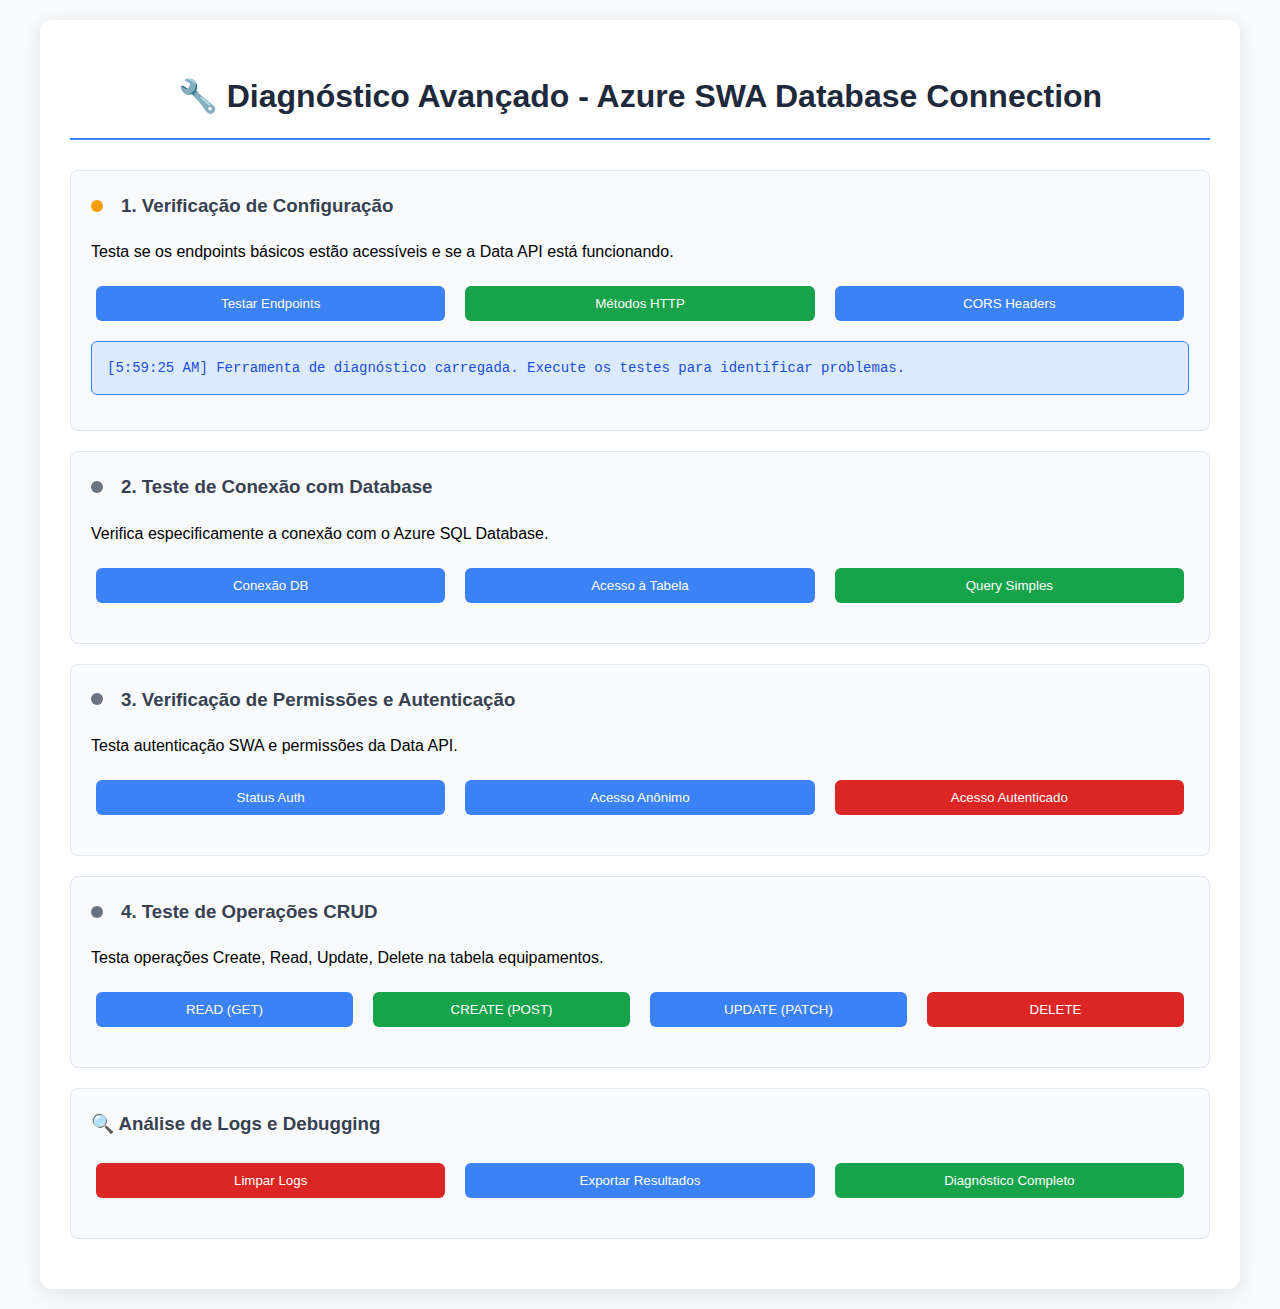
<file: dashboard/diagnostico_avancado.html>
<!DOCTYPE html>
<html lang="pt-BR">
<head>
    <meta charset="UTF-8">
    <meta name="viewport" content="width=device-width, initial-scale=1.0">
    <title>Diagnóstico Avançado SWA</title>
    <style>
        body {
            font-family: 'Segoe UI', Tahoma, Geneva, Verdana, sans-serif;
            max-width: 1200px;
            margin: 0 auto;
            padding: 20px;
            background: #f8fafc;
            line-height: 1.6;
        }
        
        .container {
            background: white;
            border-radius: 12px;
            padding: 30px;
            box-shadow: 0 4px 20px rgba(0,0,0,0.1);
        }
        
        h1 {
            color: #1e293b;
            text-align: center;
            margin-bottom: 30px;
            border-bottom: 2px solid #3b82f6;
            padding-bottom: 15px;
        }
        
        .test-section {
            background: #f8fafc;
            border: 1px solid #e2e8f0;
            border-radius: 8px;
            padding: 20px;
            margin: 20px 0;
        }
        
        .test-section h3 {
            color: #374151;
            margin-top: 0;
            display: flex;
            align-items: center;
            gap: 10px;
        }
        
        .btn {
            background: #3b82f6;
            color: white;
            border: none;
            padding: 10px 20px;
            border-radius: 6px;
            cursor: pointer;
            margin: 5px;
            transition: all 0.2s;
        }
        
        .btn:hover:not(:disabled) {
            background: #2563eb;
            transform: translateY(-1px);
        }
        
        .btn:disabled {
            background: #9ca3af;
            cursor: not-allowed;
        }
        
        .btn-danger { background: #dc2626; }
        .btn-danger:hover:not(:disabled) { background: #b91c1c; }
        
        .btn-success { background: #16a34a; }
        .btn-success:hover:not(:disabled) { background: #15803d; }
        
        .result {
            margin: 15px 0;
            padding: 15px;
            border-radius: 6px;
            font-family: 'Courier New', monospace;
            font-size: 14px;
            white-space: pre-wrap;
        }
        
        .result.success {
            background: #dcfce7;
            border: 1px solid #16a34a;
            color: #15803d;
        }
        
        .result.error {
            background: #fef2f2;
            border: 1px solid #dc2626;
            color: #dc2626;
        }
        
        .result.info {
            background: #dbeafe;
            border: 1px solid #3b82f6;
            color: #1d4ed8;
        }
        
        .result.warning {
            background: #fef3c7;
            border: 1px solid #f59e0b;
            color: #d97706;
        }
        
        .grid {
            display: grid;
            grid-template-columns: repeat(auto-fit, minmax(200px, 1fr));
            gap: 10px;
            margin: 15px 0;
        }
        
        .status-indicator {
            display: inline-block;
            width: 12px;
            height: 12px;
            border-radius: 50%;
            margin-right: 8px;
        }
        
        .status-ok { background: #16a34a; }
        .status-error { background: #dc2626; }
        .status-warning { background: #f59e0b; }
        .status-unknown { background: #6b7280; }
    </style>
</head>
<body>
    <div class="container">
        <h1>🔧 Diagnóstico Avançado - Azure SWA Database Connection</h1>
        
        <div class="test-section">
            <h3>
                <span class="status-indicator status-unknown" id="config-status"></span>
                1. Verificação de Configuração
            </h3>
            <p>Testa se os endpoints básicos estão acessíveis e se a Data API está funcionando.</p>
            <div class="grid">
                <button class="btn" onclick="testBasicEndpoints()">Testar Endpoints</button>
                <button class="btn btn-success" onclick="testWithDifferentMethods()">Métodos HTTP</button>
                <button class="btn" onclick="testCorsHeaders()">CORS Headers</button>
            </div>
            <div id="config-results"></div>
        </div>

        <div class="test-section">
            <h3>
                <span class="status-indicator status-unknown" id="connection-status"></span>
                2. Teste de Conexão com Database
            </h3>
            <p>Verifica especificamente a conexão com o Azure SQL Database.</p>
            <div class="grid">
                <button class="btn" onclick="testDatabaseConnection()">Conexão DB</button>
                <button class="btn" onclick="testTableAccess()">Acesso à Tabela</button>
                <button class="btn btn-success" onclick="testSimpleQuery()">Query Simples</button>
            </div>
            <div id="connection-results"></div>
        </div>

        <div class="test-section">
            <h3>
                <span class="status-indicator status-unknown" id="permissions-status"></span>
                3. Verificação de Permissões e Autenticação
            </h3>
            <p>Testa autenticação SWA e permissões da Data API.</p>
            <div class="grid">
                <button class="btn" onclick="checkAuthentication()">Status Auth</button>
                <button class="btn" onclick="testAnonymousAccess()">Acesso Anônimo</button>
                <button class="btn btn-danger" onclick="testAuthenticatedAccess()">Acesso Autenticado</button>
            </div>
            <div id="permissions-results"></div>
        </div>

        <div class="test-section">
            <h3>
                <span class="status-indicator status-unknown" id="data-status"></span>
                4. Teste de Operações CRUD
            </h3>
            <p>Testa operações Create, Read, Update, Delete na tabela equipamentos.</p>
            <div class="grid">
                <button class="btn" onclick="testRead()">READ (GET)</button>
                <button class="btn btn-success" onclick="testCreate()">CREATE (POST)</button>
                <button class="btn" onclick="testUpdate()">UPDATE (PATCH)</button>
                <button class="btn btn-danger" onclick="testDelete()">DELETE</button>
            </div>
            <div id="data-results"></div>
        </div>

        <div class="test-section">
            <h3>🔍 Análise de Logs e Debugging</h3>
            <div class="grid">
                <button class="btn btn-danger" onclick="clearAllLogs()">Limpar Logs</button>
                <button class="btn" onclick="exportResults()">Exportar Resultados</button>
                <button class="btn btn-success" onclick="runFullDiagnostic()">Diagnóstico Completo</button>
            </div>
        </div>
    </div>

    <script>
        let testResults = {};
        
        function log(section, message, type = 'info') {
            const container = document.getElementById(`${section}-results`);
            const result = document.createElement('div');
            result.className = `result ${type}`;
            result.textContent = `[${new Date().toLocaleTimeString()}] ${message}`;
            container.appendChild(result);
            
            // Update status indicator
            const indicator = document.getElementById(`${section}-status`);
            indicator.className = `status-indicator status-${type === 'error' ? 'error' : type === 'success' ? 'ok' : 'warning'}`;
            
            // Store result
            if (!testResults[section]) testResults[section] = [];
            testResults[section].push({ timestamp: new Date(), message, type });
        }

        // 1. Basic endpoint tests
        async function testBasicEndpoints() {
            log('config', 'Iniciando teste de endpoints básicos...', 'info');
            
            const endpoints = [
                '/data-api/rest/Equipamentos',
                '/data-api/rest/Equipamento', // Test both singular and plural
                '/data-api/graphql'
            ];
            
            for (const endpoint of endpoints) {
                try {
                    const response = await fetch(endpoint);
                    log('config', `${endpoint}: HTTP ${response.status} ${response.statusText}`, 
                        response.status < 500 ? 'success' : 'error');
                    
                    const text = await response.text();
                    if (text.length > 0 && text.length < 500) {
                        log('config', `Resposta: ${text.substring(0, 200)}...`, 'info');
                    }
                } catch (error) {
                    log('config', `${endpoint}: Erro de rede - ${error.message}`, 'error');
                }
            }
        }

        async function testWithDifferentMethods() {
            log('config', 'Testando diferentes métodos HTTP...', 'info');
            
            const methods = ['GET', 'POST', 'OPTIONS'];
            
            for (const method of methods) {
                try {
                    const response = await fetch('/data-api/rest/Equipamentos', {
                        method: method,
                        headers: {
                            'Content-Type': 'application/json',
                            'Accept': 'application/json'
                        }
                    });
                    
                    log('config', `${method}: HTTP ${response.status}`, 
                        response.status < 500 ? 'success' : 'error');
                } catch (error) {
                    log('config', `${method}: Erro - ${error.message}`, 'error');
                }
            }
        }

        async function testCorsHeaders() {
            log('config', 'Verificando headers CORS...', 'info');
            
            try {
                const response = await fetch('/data-api/rest/Equipamentos', {
                    method: 'OPTIONS',
                });
                
                const corsHeaders = {};
                response.headers.forEach((value, key) => {
                    if (key.toLowerCase().startsWith('access-control')) {
                        corsHeaders[key] = value;
                    }
                });
                
                log('config', `CORS Headers: ${JSON.stringify(corsHeaders, null, 2)}`, 'info');
            } catch (error) {
                log('config', `Erro CORS: ${error.message}`, 'error');
            }
        }

        // 2. Database connection tests
        async function testDatabaseConnection() {
            log('connection', 'Testando conexão com Azure SQL Database...', 'info');
            
            try {
                const response = await fetch('/data-api/rest/Equipamentos', {
                    method: 'GET',
                    headers: {
                        'Accept': 'application/json'
                    }
                });
                
                if (response.status === 200) {
                    log('connection', 'Conexão com database: OK', 'success');
                    const data = await response.json();
                    log('connection', `Dados recebidos: ${JSON.stringify(data).substring(0, 100)}...`, 'success');
                } else if (response.status === 400) {
                    const errorText = await response.text();
                    log('connection', `HTTP 400 - Possível problema de configuração: ${errorText}`, 'error');
                } else if (response.status === 500) {
                    const errorText = await response.text();
                    log('connection', `HTTP 500 - Problema no servidor/database: ${errorText}`, 'error');
                }
            } catch (error) {
                log('connection', `Erro de conexão: ${error.message}`, 'error');
            }
        }

        async function testTableAccess() {
            log('connection', 'Verificando acesso à tabela equipamentos...', 'info');
            
            try {
                // Test with specific query that should work if table exists
                const response = await fetch('/data-api/rest/Equipamentos?$top=1');
                
                if (response.status === 200) {
                    log('connection', 'Tabela equipamentos: ACESSÍVEL', 'success');
                } else {
                    const errorText = await response.text();
                    log('connection', `Problema de acesso à tabela: ${errorText}`, 'error');
                }
            } catch (error) {
                log('connection', `Erro ao acessar tabela: ${error.message}`, 'error');
            }
        }

        async function testSimpleQuery() {
            log('connection', 'Executando query simples...', 'info');
            
            try {
                const response = await fetch('/data-api/rest/Equipamentos?$select=id&$top=1');
                
                if (response.status === 200) {
                    const data = await response.json();
                    log('connection', 'Query executada com sucesso', 'success');
                    log('connection', `Resultado: ${JSON.stringify(data)}`, 'info');
                } else {
                    const errorText = await response.text();
                    log('connection', `Falha na query: ${errorText}`, 'error');
                }
            } catch (error) {
                log('connection', `Erro na query: ${error.message}`, 'error');
            }
        }

        // 3. Authentication tests
        async function checkAuthentication() {
            log('permissions', 'Verificando status de autenticação SWA...', 'info');
            
            try {
                const response = await fetch('/.auth/me');
                const payload = await response.json();
                
                if (payload.clientPrincipal) {
                    log('permissions', `Usuário autenticado: ${payload.clientPrincipal.userDetails}`, 'success');
                    log('permissions', `Roles: ${JSON.stringify(payload.clientPrincipal.userRoles)}`, 'info');
                } else {
                    log('permissions', 'Usuário não autenticado (anonymous)', 'warning');
                }
            } catch (error) {
                log('permissions', `Erro ao verificar auth: ${error.message}`, 'error');
            }
        }

        async function testAnonymousAccess() {
            log('permissions', 'Testando acesso anônimo...', 'info');
            
            try {
                const response = await fetch('/data-api/rest/Equipamentos');
                
                if (response.status === 200) {
                    log('permissions', 'Acesso anônimo: PERMITIDO', 'success');
                } else if (response.status === 401 || response.status === 403) {
                    log('permissions', 'Acesso anônimo: NEGADO (requer autenticação)', 'warning');
                } else {
                    log('permissions', `Acesso anônimo: HTTP ${response.status}`, 'error');
                }
            } catch (error) {
                log('permissions', `Erro no teste anônimo: ${error.message}`, 'error');
            }
        }

        async function testAuthenticatedAccess() {
            log('permissions', 'Testando acesso autenticado...', 'info');
            
            try {
                // First check if we're authenticated
                const authResponse = await fetch('/.auth/me');
                const authPayload = await authResponse.json();
                
                if (!authPayload.clientPrincipal) {
                    log('permissions', 'Não autenticado - redirecionando para login', 'warning');
                    window.location.href = '/.auth/login/aad';
                    return;
                }
                
                const response = await fetch('/data-api/rest/Equipamentos');
                log('permissions', `Acesso autenticado: HTTP ${response.status}`, 
                    response.status === 200 ? 'success' : 'error');
                    
            } catch (error) {
                log('permissions', `Erro no teste autenticado: ${error.message}`, 'error');
            }
        }

        // 4. CRUD operations tests
        async function testRead() {
            log('data', 'Testando operação READ (GET)...', 'info');
            
            try {
                const response = await fetch('/data-api/rest/Equipamentos');
                
                if (response.status === 200) {
                    const data = await response.json();
                    const count = data.value ? data.value.length : data.length || 0;
                    log('data', `READ: Sucesso - ${count} registros encontrados`, 'success');
                } else {
                    const errorText = await response.text();
                    log('data', `READ: Falha - ${errorText}`, 'error');
                }
            } catch (error) {
                log('data', `READ: Erro - ${error.message}`, 'error');
            }
        }

        async function testCreate() {
            log('data', 'Testando operação CREATE (POST)...', 'info');
            
            const testData = {
                nome: 'TESTE - Equipamento Diagnóstico',
                potencia: 1.0,
                horas_uso: 1.0,
                categoria: 'Teste'
            };
            
            try {
                const response = await fetch('/data-api/rest/Equipamentos', {
                    method: 'POST',
                    headers: {
                        'Content-Type': 'application/json',
                        'Accept': 'application/json'
                    },
                    body: JSON.stringify(testData)
                });
                
                if (response.status === 201 || response.status === 200) {
                    log('data', 'CREATE: Sucesso - Registro inserido', 'success');
                } else {
                    const errorText = await response.text();
                    log('data', `CREATE: Falha - ${errorText}`, 'error');
                }
            } catch (error) {
                log('data', `CREATE: Erro - ${error.message}`, 'error');
            }
        }

        async function testUpdate() {
            log('data', 'UPDATE: Não implementado neste teste', 'warning');
        }

        async function testDelete() {
            log('data', 'DELETE: Não implementado neste teste', 'warning');
        }

        // Utility functions
        function clearAllLogs() {
            ['config', 'connection', 'permissions', 'data'].forEach(section => {
                document.getElementById(`${section}-results`).innerHTML = '';
                document.getElementById(`${section}-status`).className = 'status-indicator status-unknown';
            });
            testResults = {};
        }

        function exportResults() {
            const results = JSON.stringify(testResults, null, 2);
            const blob = new Blob([results], { type: 'application/json' });
            const url = URL.createObjectURL(blob);
            const a = document.createElement('a');
            a.href = url;
            a.download = `swa-diagnostic-${new Date().toISOString().slice(0,19)}.json`;
            a.click();
        }

        async function runFullDiagnostic() {
            clearAllLogs();
            
            log('config', '🚀 Iniciando diagnóstico completo...', 'info');
            
            await testBasicEndpoints();
            await new Promise(resolve => setTimeout(resolve, 1000));
            
            await testDatabaseConnection();
            await new Promise(resolve => setTimeout(resolve, 1000));
            
            await checkAuthentication();
            await new Promise(resolve => setTimeout(resolve, 1000));
            
            await testRead();
            
            log('config', '✅ Diagnóstico completo finalizado!', 'success');
        }

        // Initialize
        document.addEventListener('DOMContentLoaded', () => {
            log('config', 'Ferramenta de diagnóstico carregada. Execute os testes para identificar problemas.', 'info');
        });
    </script>
</body>
</html>
</file>
